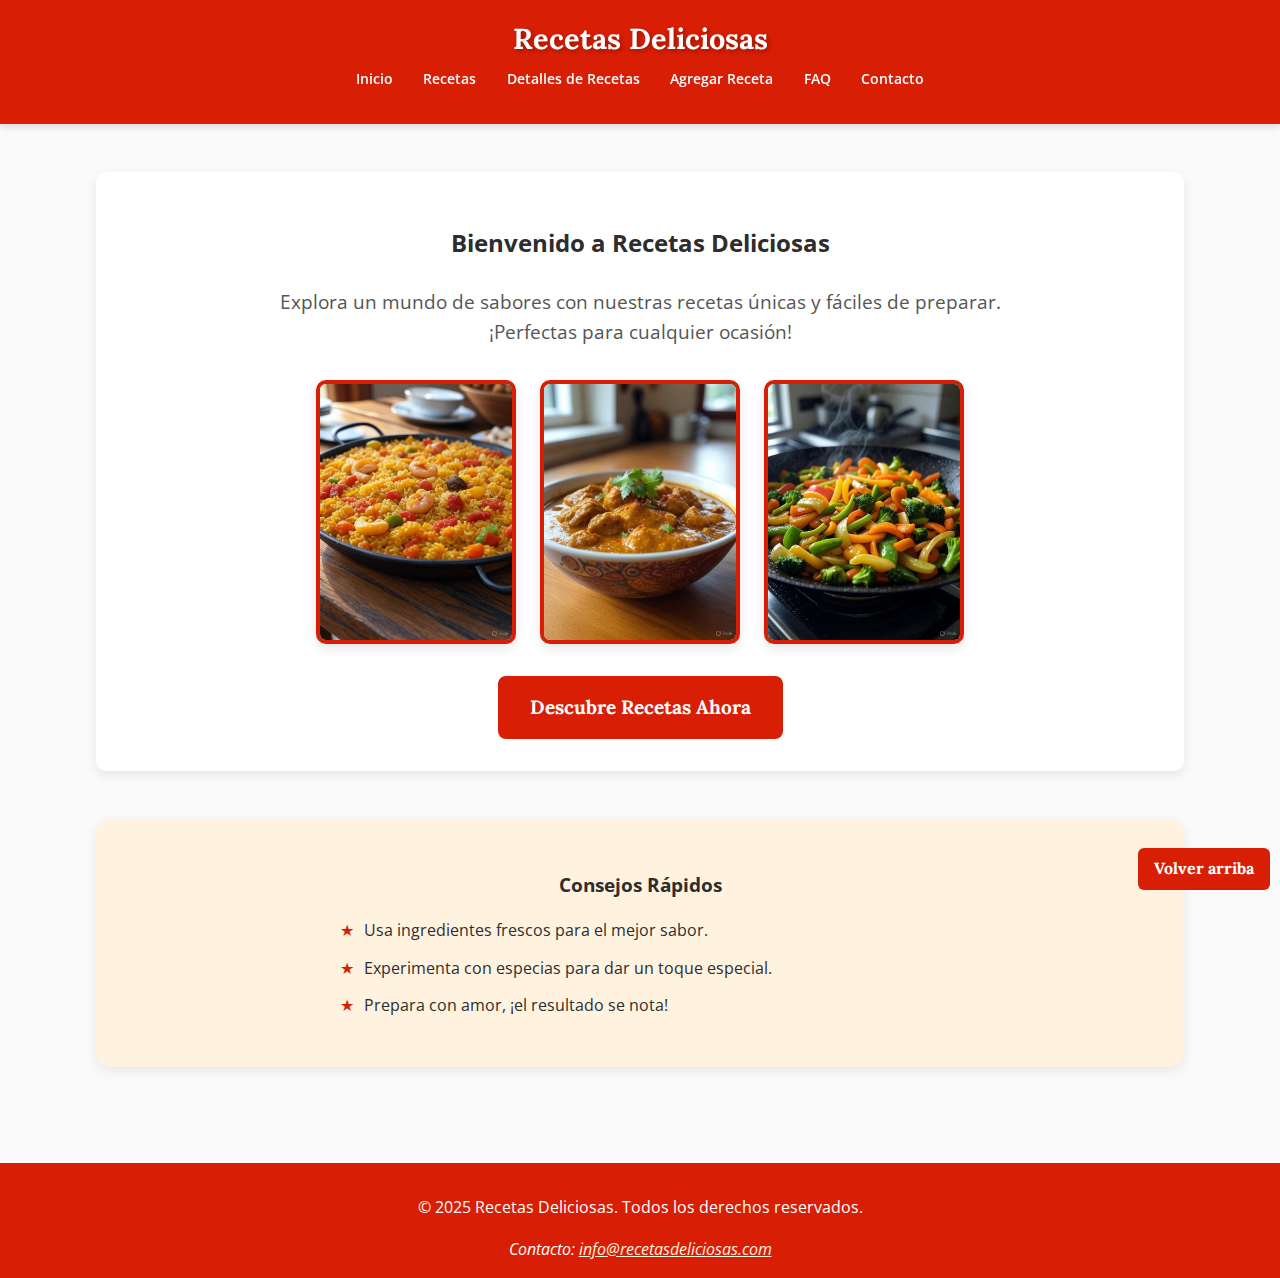
<file: index.html>
<!DOCTYPE html>
<html lang="es">
<head>
    <meta charset="UTF-8">
    <meta name="viewport" content="width=device-width, initial-scale=1.0">
    <title>Recetas Deliciosas - Inicio</title>
<link rel="icon" type="image/jpeg" href="img/image.jpg">    <link rel="stylesheet" href="css/base.css">
    <link rel="stylesheet" href="css/header-footer.css">
    <link rel="stylesheet" href="css/main-content.css">
</head>
<body>
    <a id="top"></a>
    <header>
        <h1>Recetas Deliciosas</h1>
        <nav>
            <ul>
                <li><a href="index.html">Inicio</a></li>
                <li><a href="recetas.html">Recetas</a></li>
                <li><a href="detalle-receta.html">Detalles de Recetas</a></li>
                <li><a href="agregar-receta.html">Agregar Receta</a></li>
                <li><a href="faq.html">FAQ</a></li>
                <li><a href="contacto.html">Contacto</a></li>
            </ul>
        </nav>
    </header>

    <main>
        <section id="intro" class="fade-in">
            <h2>Bienvenido a Recetas Deliciosas</h2>
            <p class="intro-text">Explora un mundo de sabores con nuestras recetas únicas y fáciles de preparar. ¡Perfectas para cualquier ocasión!</p>
            <div class="intro-images">
                <img src="img/plato1.jpg" alt="Plato 1" class="intro-image" >
                <img src="img/plato2.jpg" alt="Plato 2" class="intro-image">
                <img src="img/plato3.jpg" alt="Plato 3" class="intro-image">
            </div>
            <a href="recetas.html" class="call-to-action">Descubre Recetas Ahora</a>
        </section>

        <aside class="fade-in tips-section">
            <h3>Consejos Rápidos</h3>
            <ul class="tips-list">
                <li>Usa ingredientes frescos para el mejor sabor.</li>
                <li>Experimenta con especias para dar un toque especial.</li>
                <li>Prepara con amor, ¡el resultado se nota!</li>
            </ul>
        </aside>
    </main>

    <footer>
        <p>&copy; 2025 Recetas Deliciosas. Todos los derechos reservados.</p>
        <address>
            Contacto: <a href="mailto:info@recetasdeliciosas.com">info@recetasdeliciosas.com</a>
        </address>
        <a href="#top" class="back-to-top">Volver arriba</a>
    </footer>
</body>
</file>
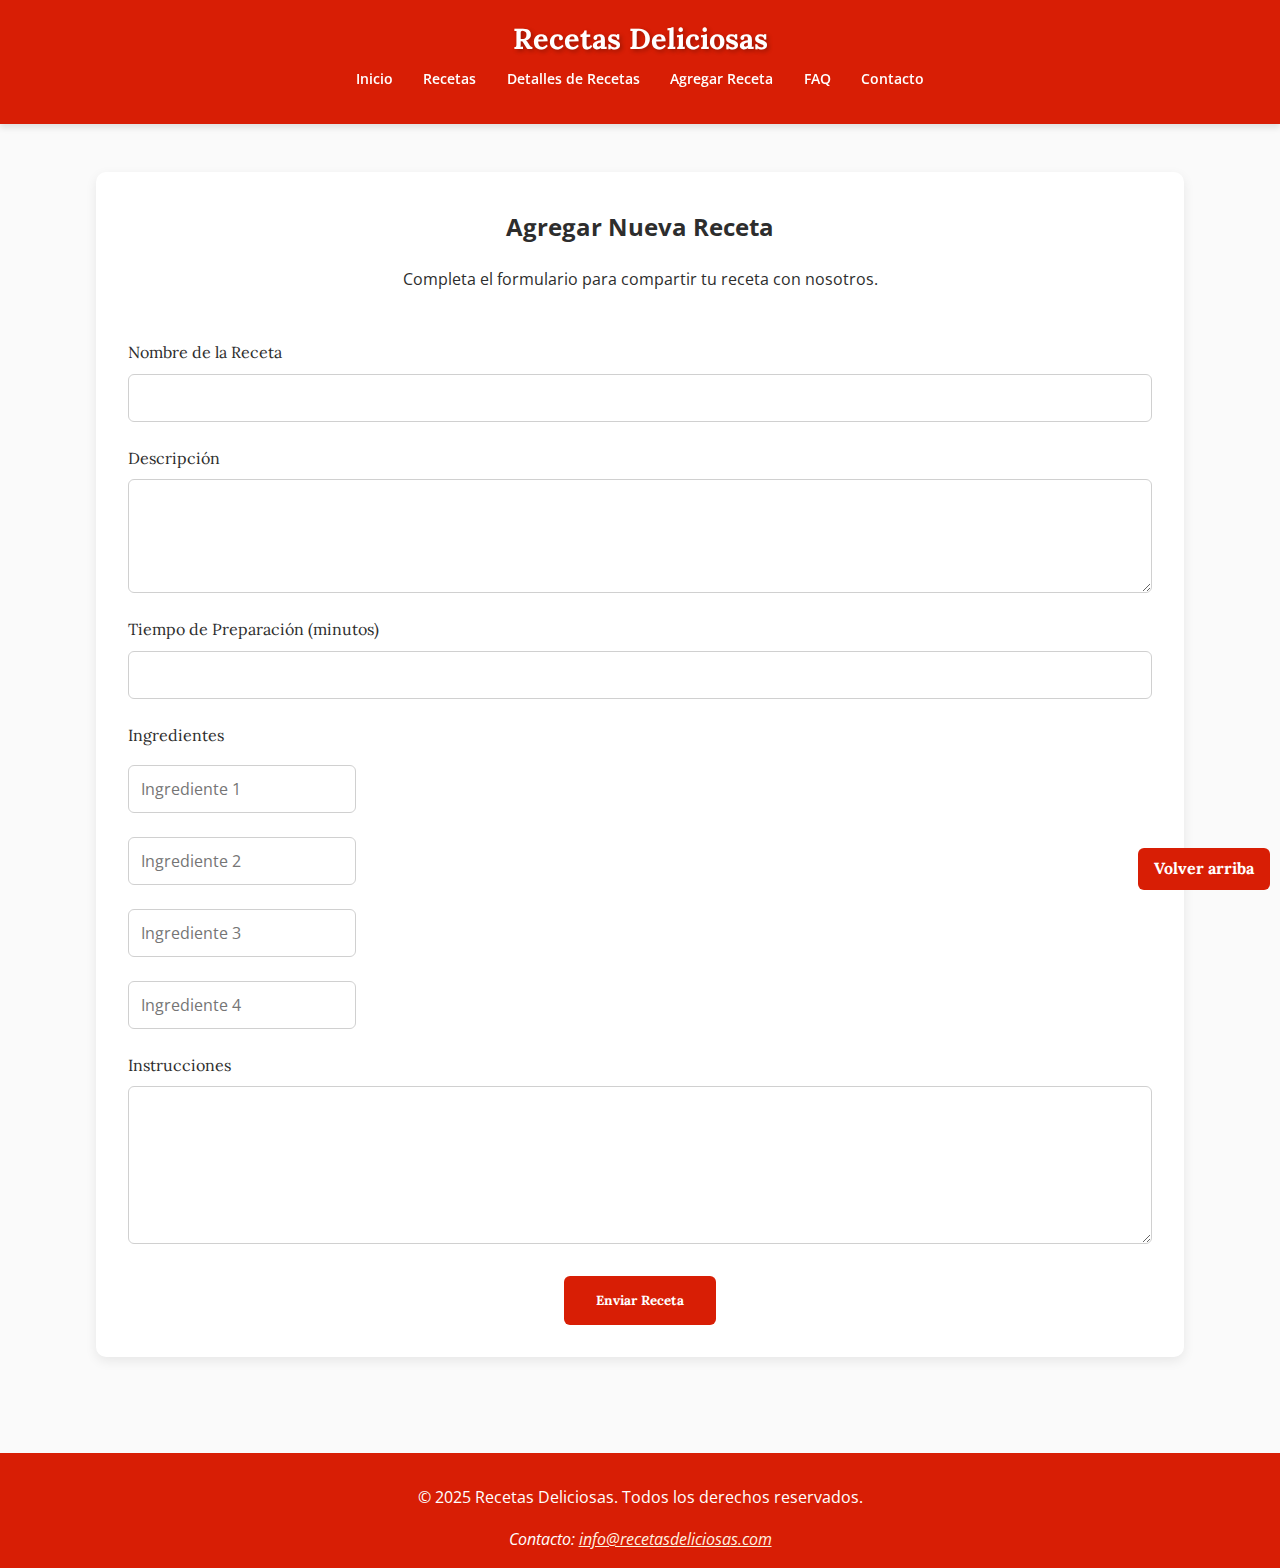
<file: agregar-receta.html>
<!DOCTYPE html>
<html lang="es">
<head>
    <meta charset="UTF-8">
    <meta name="viewport" content="width=device-width, initial-scale=1.0">
    <title>Recetas Deliciosas - Agregar Receta</title>
    <link rel="stylesheet" href="css/base.css">
    <link rel="stylesheet" href="css/header-footer.css">
    <link rel="stylesheet" href="css/main-content.css">

</head>
<body>
    <a id="top"></a>
    <header>
        <h1>Recetas Deliciosas</h1>
        <nav>
            <ul>
                <li><a href="index.html">Inicio</a></li>
                <li><a href="recetas.html">Recetas</a></li>
                <li><a href="detalle-receta.html">Detalles de Recetas</a></li>
                <li><a href="agregar-receta.html">Agregar Receta</a></li>
                <li><a href="faq.html">FAQ</a></li>
                <li><a href="contacto.html">Contacto</a></li>
            </ul>
        </nav>
    </header>

    <main>
        <section id="formulario" class="fade-in">
            <h2>Agregar Nueva Receta</h2>
            <p>Completa el formulario para compartir tu receta con nosotros.</p>
            <div class="form-container">
                <form>
                    <div class="form-group">
                        <label for="nombre">Nombre de la Receta</label>
                        <input type="text" id="nombre" name="nombre" required>
                    </div>
                    <div class="form-group">
                        <label for="descripcion">Descripción</label>
                        <textarea id="descripcion" name="descripcion" rows="4" required></textarea>
                    </div>
                    <div class="form-group">
                        <label for="tiempo">Tiempo de Preparación (minutos)</label>
                        <input type="number" id="tiempo" name="tiempo" min="1" required>
                    </div>
                    <div class="form-group">
                        <label>Ingredientes</label>
                        <div class="ingredient-group">
                            <input type="text" class="ingredient-input" placeholder="Ingrediente 1" required>
                            <input type="text" class="ingredient-input" placeholder="Ingrediente 2">
                            <input type="text" class="ingredient-input" placeholder="Ingrediente 3">
                            <input type="text" class="ingredient-input" placeholder="Ingrediente 4">
                        </div>
                    </div>
                    <div class="form-group">
                        <label for="instrucciones">Instrucciones</label>
                        <textarea id="instrucciones" name="instrucciones" rows="6" required></textarea>
                    </div>
                    <button type="submit">Enviar Receta</button>
                </form>
            </div>
        </section>
    </main>

    <footer>
        <p>&copy; 2025 Recetas Deliciosas. Todos los derechos reservados.</p>
        <address>
            Contacto: <a href="mailto:info@recetasdeliciosas.com">info@recetasdeliciosas.com</a>
        </address>
        <a href="#top" class="back-to-top">Volver arriba</a>
    </footer>
</body>
</html>
</file>
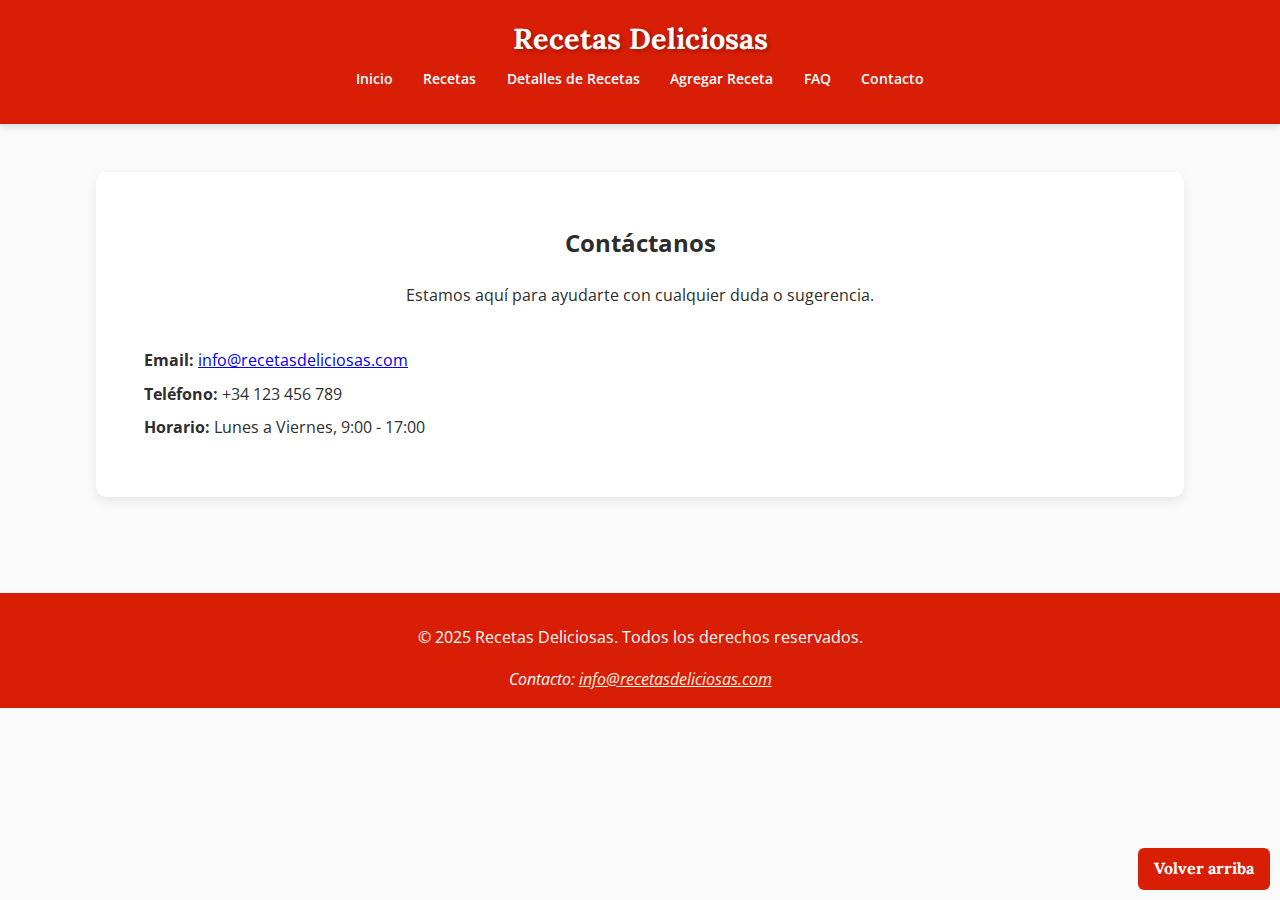
<file: contacto.html>
<!DOCTYPE html>
<html lang="es">
<head>
    <meta charset="UTF-8">
    <meta name="viewport" content="width=device-width, initial-scale=1.0">
    <title>Recetas Deliciosas - Contacto</title>
    <link rel="stylesheet" href="css/base.css">
    <link rel="stylesheet" href="css/header-footer.css">
    <link rel="stylesheet" href="css/main-content.css">

</head>
<body>
    <a id="top"></a>
    <header>
        <h1>Recetas Deliciosas</h1>
        <nav>
            <ul>
                <li><a href="index.html">Inicio</a></li>
                <li><a href="recetas.html">Recetas</a></li>
                <li><a href="detalle-receta.html">Detalles de Recetas</a></li>
                <li><a href="agregar-receta.html">Agregar Receta</a></li>
                <li><a href="faq.html">FAQ</a></li>
                <li><a href="contacto.html">Contacto</a></li>
            </ul>
        </nav>
    </header>

    <main>
        <section id="contacto" class="fade-in">
            <h2>Contáctanos</h2>
            <p>Estamos aquí para ayudarte con cualquier duda o sugerencia.</p>
            <div class="contact-container">
                <div class="contact-info">
                    <p><strong>Email:</strong> <a href="mailto:info@recetasdeliciosas.com">info@recetasdeliciosas.com</a></p>
                    <p><strong>Teléfono:</strong> +34 123 456 789</p>
                    <p><strong>Horario:</strong> Lunes a Viernes, 9:00 - 17:00</p>
                </div>
            </div>
        </section>
    </main>

    <footer>
        <p>&copy; 2025 Recetas Deliciosas. Todos los derechos reservados.</p>
        <address>
            Contacto: <a href="mailto:info@recetasdeliciosas.com">info@recetasdeliciosas.com</a>
        </address>
        <a href="#top" class="back-to-top">Volver arriba</a>
    </footer>
</body>
</html>
</file>
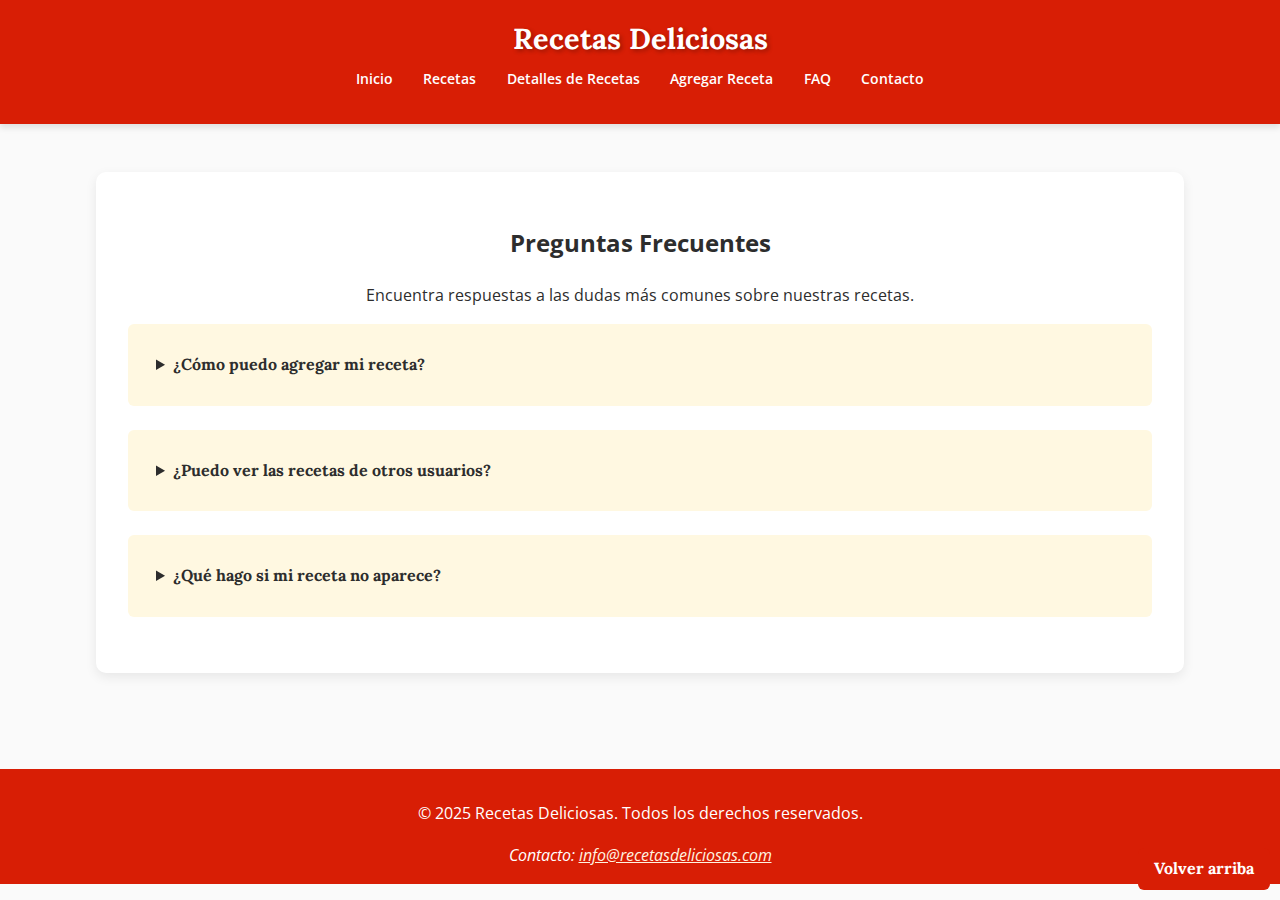
<file: faq.html>
<!DOCTYPE html>
<html lang="es">
<head>
    <meta charset="UTF-8">
    <meta name="viewport" content="width=device-width, initial-scale=1.0">
    <title>Recetas Deliciosas - FAQ</title>
    <link rel="stylesheet" href="css/base.css">
    <link rel="stylesheet" href="css/header-footer.css">
    <link rel="stylesheet" href="css/main-content.css">
</head>
<body>
    <a id="top"></a>
    <header>
        <h1>Recetas Deliciosas</h1>
        <nav>
            <ul>
                <li><a href="index.html">Inicio</a></li>
                <li><a href="recetas.html">Recetas</a></li>
                <li><a href="detalle-receta.html">Detalles de Recetas</a></li>
                <li><a href="agregar-receta.html">Agregar Receta</a></li>
                <li><a href="faq.html">FAQ</a></li>
                <li><a href="contacto.html">Contacto</a></li>
            </ul>
        </nav>
    </header>

    <main>
        <section id="faq" class="fade-in">
            <h2>Preguntas Frecuentes</h2>
            <p>Encuentra respuestas a las dudas más comunes sobre nuestras recetas.</p>

            <div class="faq-item">
                <details>
                    <summary>¿Cómo puedo agregar mi receta?</summary>
                    <p>Dirígete a la sección 'Agregar Receta' y completa el formulario con los detalles de tu receta.</p>
                </details>
            </div>
            <div class="faq-item">
                <details>
                    <summary>¿Puedo ver las recetas de otros usuarios?</summary>
                    <p>Sí, todas las recetas aprobadas se publican en la sección 'Recetas'.</p>
                </details>
            </div>
            <div class="faq-item">
                <details>
                    <summary>¿Qué hago si mi receta no aparece?</summary>
                    <p>Por favor, contacta al soporte a través de la sección 'Contacto' para asistencia.</p>
                </details>
            </div>
        </section>
    </main>

    <footer>
        <p>&copy; 2025 Recetas Deliciosas. Todos los derechos reservados.</p>
        <address>
            Contacto: <a href="mailto:info@recetasdeliciosas.com">info@recetasdeliciosas.com</a>
        </address>
        <a href="#top" class="back-to-top">Volver arriba</a>
    </footer>
</body>
</html>
</file>
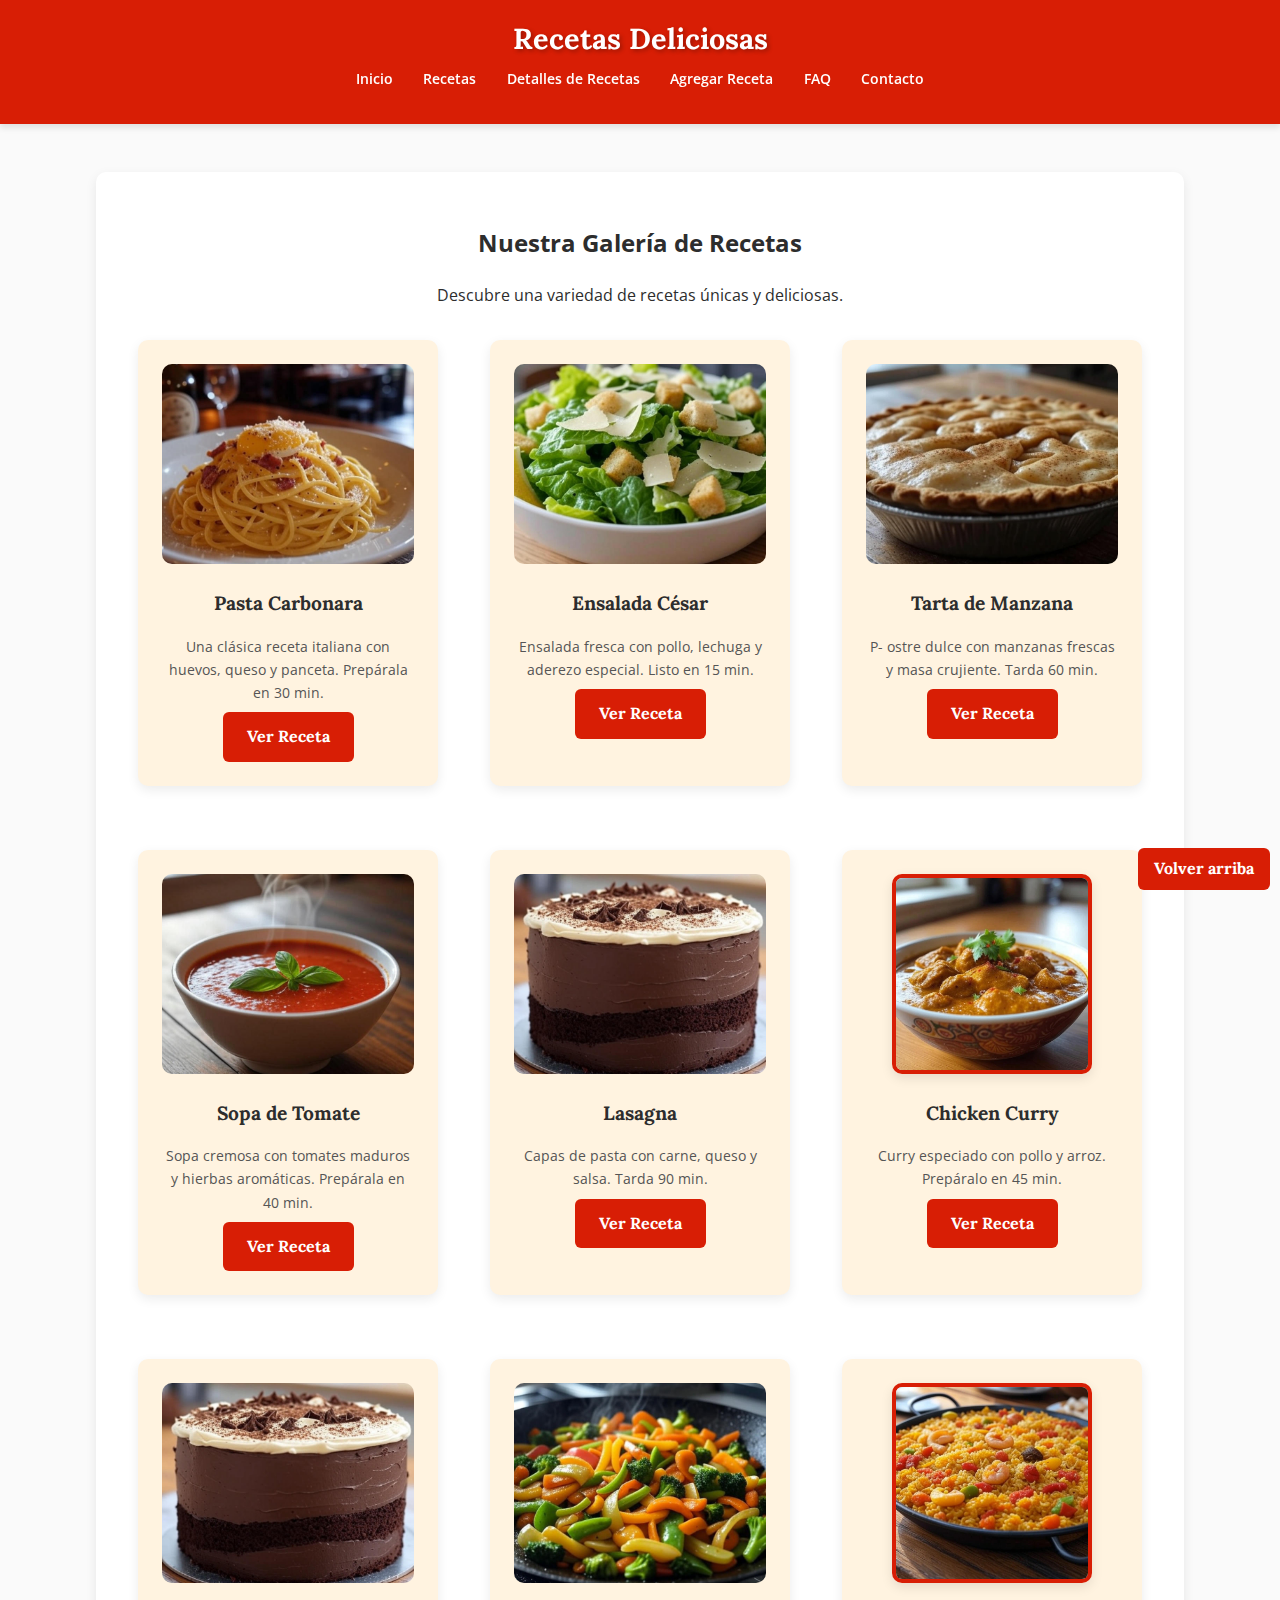
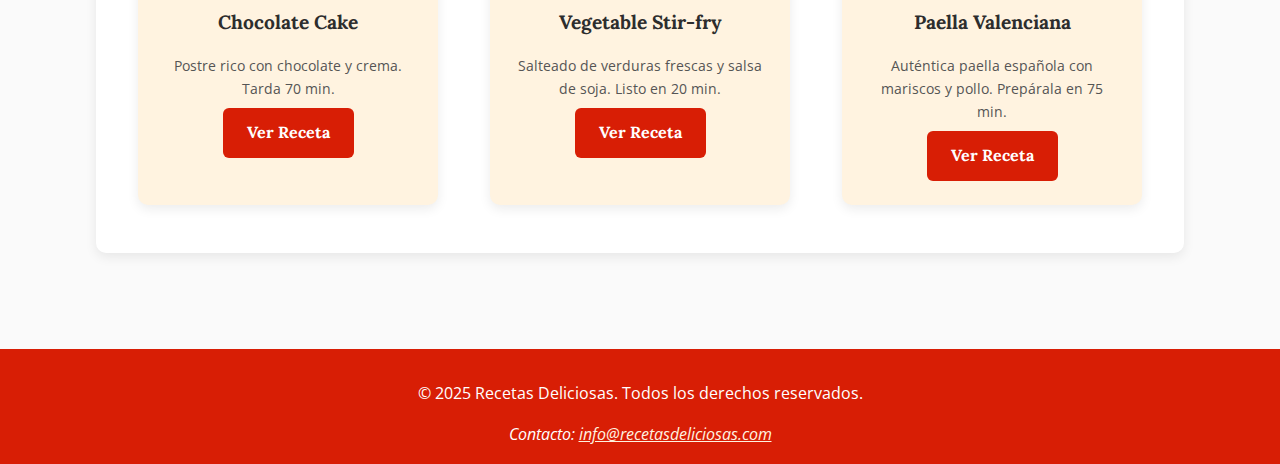
<file: recetas.html>
<!DOCTYPE html>
<html lang="es">
<head>
    <meta charset="UTF-8">
    <meta name="viewport" content="width=device-width, initial-scale=1.0">
    <title>Recetas Deliciosas - Recetas</title>
    <link rel="stylesheet" href="css/base.css">
    <link rel="stylesheet" href="css/header-footer.css">
    <link rel="stylesheet" href="css/main-content.css">
</head>
<body>
    <a id="top"></a>
    <header>
        <h1>Recetas Deliciosas</h1>
        <nav>
            <ul>
                <li><a href="index.html">Inicio</a></li>
                <li><a href="recetas.html">Recetas</a></li>
                <li><a href="detalle-receta.html">Detalles de Recetas</a></li>
                <li><a href="agregar-receta.html">Agregar Receta</a></li>
                <li><a href="faq.html">FAQ</a></li>
                <li><a href="contacto.html">Contacto</a></li>
            </ul>
        </nav>
    </header>

    <main>
        <section id="recetas-galeria" class="fade-in">
            <h2>Nuestra Galería de Recetas</h2>
            <p>Descubre una variedad de recetas únicas y deliciosas.</p>
            <div class="recetas-galeria-container">
                <article class="receta-card-galeria">
                    <img src="img/carbonara.jpg"  alt="Pasta Carbonara">
                    <h3>Pasta Carbonara</h3>
                    <p>Una clásica receta italiana con huevos, queso y panceta. Prepárala en 30 min.</p>
                    <a href="detalle-receta.html" class="receta-link">Ver Receta</a>
                </article>
                <article class="receta-card-galeria">
                    <img src="img/cesar.jpg"  alt="Ensalada César">
                    <h3>Ensalada César</h3>
                    <p>Ensalada fresca con pollo, lechuga y aderezo especial. Listo en 15 min.</p>
                    <a href="detalle-receta.html" class="receta-link">Ver Receta</a>
                </article>
                <article class="receta-card-galeria">
                    <img src="img/manzana.jpg"  alt="Tarta de Manzana">
                    <h3>Tarta de Manzana</h3>
                    <p>P-












































































































































































































































































































































                        ostre dulce con manzanas frescas y masa crujiente. Tarda 60 min.</p>
                    <a href="detalle-receta.html" class="receta-link">Ver Receta</a>
                </article>
                <article class="receta-card-galeria">
                    <img src="img/tomate.jpg"  alt="Sopa de Tomate">
                    <h3>Sopa de Tomate</h3>
                    <p>Sopa cremosa con tomates maduros y hierbas aromáticas. Prepárala en 40 min.</p>
                    <a href="detalle-receta.html" class="receta-link">Ver Receta</a>
                </article>
                <article class="receta-card-galeria">
                    <img src="img/choco.jpg"  alt="Lasagna">
                    <h3>Lasagna</h3>
                    <p>Capas de pasta con carne, queso y salsa. Tarda 90 min.</p>
                    <a href="detalle-receta.html" class="receta-link">Ver Receta</a>
                </article>
                <article class="receta-card-galeria">
                    <img src="img/plato2.jpg" alt="curry" class="intro-image">
                    <h3>Chicken Curry</h3>
                    <p>Curry especiado con pollo y arroz. Prepáralo en 45 min.</p>
                    <a href="detalle-receta.html" class="receta-link">Ver Receta</a>
                </article>
                <article class="receta-card-galeria">
                    <img src="img/choco.jpg" alt="Chocolate Cake">
                    <h3>Chocolate Cake</h3>
                    <p>Postre rico con chocolate y crema. Tarda 70 min.</p>
                    <a href="detalle-receta.html" class="receta-link">Ver Receta</a>
                </article>
                <article class="receta-card-galeria">
                    <img src="img/plato3.jpg" alt="Vegetable Stir-fry">
                    <h3>Vegetable Stir-fry</h3>
                    <p>Salteado de verduras frescas y salsa de soja. Listo en 20 min.</p>
                    <a href="detalle-receta.html" class="receta-link">Ver Receta</a>
                </article>
                <article class="receta-card-galeria">
                    <img src="img/plato1.jpg" alt="Paella" class="intro-image" >
                    <h3>Paella Valenciana</h3>
                    <p>Auténtica paella española con mariscos y pollo. Prepárala en 75 min.</p>
                    <a href="detalle-receta.html" class="receta-link">Ver Receta</a>
                </article>
            </div>
        </section>
    </main>

    <footer>
        <p>&copy; 2025 Recetas Deliciosas. Todos los derechos reservados.</p>
        <address>
            Contacto: <a href="mailto:info@recetasdeliciosas.com">info@recetasdeliciosas.com</a>
        </address>
        <a href="#top" class="back-to-top">Volver arriba</a>
    </footer>
</body>
</html>
</file>
<file: css/base.css>
@import url('https://fonts.googleapis.com/css2?family=Lora:wght@400;700&family=Open+Sans:wght@300;400;600&display=swap');

body {
    font-family: 'Open Sans', sans-serif;
    margin: 0;
    padding: 0;
    display: flex;
    flex-direction: column;
    align-items: center;
    text-align: center;
    background-color: #fafafa;
    color: #2d2d2d;
    line-height: 1.6;
    position: relative;
}

* {
    box-sizing: border-box;
}

img {
    max-width: 100%;
    height: auto;
    border-radius: 10px;
    transition: transform 0.3s ease;
}

img:hover {
    transform: scale(1.02);
}

.fade-in {
    animation: fadeIn 1.2s ease-in-out;
}

@keyframes fadeIn {
    from { opacity: 0; transform: translateY(15px); }
    to { opacity: 1; transform: translateY(0); }
}
</file>
<file: css/header-footer.css>
header {
    width: 100%;
    background-color: #d81e05;
    color: white;
    padding: 1rem;
    box-shadow: 0 4px 6px rgba(0,0,0,0.1);
    position: sticky;
    top: 0;
    z-index: 100;
    max-height: 15vh;
    min-height: 3rem;
}

header h1 {
    margin: 0;
    font-family: 'Lora', serif;
    font-size: 1.8rem;
    font-weight: 700;
    text-shadow: 2px 2px 4px rgba(0, 0, 0, 0.3);
}

nav ul {
    list-style: none;
    padding: 0;
    display: flex;
    flex-wrap: wrap;
    justify-content: center;
    gap: 0.3rem;
    margin-top: 0.3rem;
    align-items: center;
}

nav a {
    text-decoration: none;
    color: white;
    font-family: 'Open Sans', sans-serif;
    font-weight: 600;
    font-size: 0.85rem;
    padding: 0.4rem 0.8rem;
    border-radius: 4px;
    transition: background-color 0.3s ease, transform 0.3s ease, color 0.3s ease;
    white-space: nowrap;
}

nav a:hover {
    background-color: #b71c1c;
    color: #fff3e0;
    transform: scale(1.05);
}

footer {
    width: 100%;
    background-color: #d81e05;
    color: white;
    padding: 1rem;
    margin-top: auto;
    font-family: 'Open Sans', sans-serif;
    position: relative;
}

footer a {
    color: #fff3e0;
    transition: color 0.3s ease;
}

footer a:hover {
    color: #ffe082;
}

/* Back to top boton */
.back-to-top {
    display: inline-block;
    background-color: #d81e05;
    color: white;
    padding: 0.5rem 1rem;
    border-radius: 6px;
    text-decoration: none;
    font-family: 'Lora', serif;
    font-weight: 700;
    position: fixed;
    bottom: 10px;
    right: 10px;
    opacity: 0;
    transition: opacity 0.3s ease;
}

.back-to-top:hover {
    background-color: #b71c1c;
    transform: scale(1.05);
}

@media (min-height: 600px) {
    body:hover .back-to-top {
        opacity: 1;
    }
}

/* Ajustes para móviles */
@media screen and (max-width: 768px) {
    header {
        padding: 0.5rem;
        max-height: 20vh;
        min-height: 2.5rem;
    }

    header h1 {
        font-size: 1.2rem;
    }

    nav ul {
        flex-direction: row;
        gap: 0.2rem;
        margin-top: 0.2rem;
        justify-content: center;
        overflow-x: auto;

    }

    nav a {
        font-size: 0.7rem;
        padding: 0.3rem 0.6rem;
        min-width: 4rem;
        text-align: center;
    }

    footer {
        padding: 0.75rem;
    }

    .back-to-top {
        padding: 0.4rem 0.8rem;
        bottom: 5px;
        right: 5px;
    }
}
</file>
<file: css/main-content.css>
main {
    max-width: 1200px;
    padding: 3rem 2rem;
    width: 90%;
    margin: 0 auto;
}

section, article, aside {
    margin-bottom: 3rem;
    background: white;
    padding: 2rem;
    border-radius: 10px;
    box-shadow: 0 4px 12px rgba(0,0,0,0.08);
    transition: transform 0.3s ease, box-shadow 0.3s ease;
}

section:hover, article:hover, aside:hover {
    transform: translateY(-3px);
    box-shadow: 0 6px 16px rgba(0,0,0,0.12);
}

.receta-card {
    display: flex;
    flex-direction: column;
    align-items: center;
    transition: transform 0.3s ease, box-shadow 0.3s ease;
    background: #fff8e1;
    padding: 1.5rem;
    border-radius: 8px;
}

.receta-card:hover {
    transform: translateY(-5px);
    box-shadow: 0 8px 20px rgba(0,0,0,0.15);
}

.receta-card img {
    width: 100%;
    max-width: 350px;
    margin-bottom: 1.5rem;
}

.receta-card h3 {
    font-family: 'Lora', serif;
    font-weight: 700;
    margin: 0.75rem 0;
    color: #2d2d2d;
}

.receta-card p {
    margin: 0.75rem 0;
    font-size: 1rem;
}

.receta-link {
    display: inline-block;
    background-color: #d81e05;
    color: white;
    padding: 0.75rem 1.5rem;
    border-radius: 6px;
    text-decoration: none;
    font-family: 'Lora', serif;
    font-weight: 700;
    transition: background-color 0.3s ease, transform 0.3s ease;
}

.receta-link:hover {
    background-color: #b71c1c;
    transform: scale(1.03);
}

.receta-card-galeria {
    display: flex;
    flex-direction: column;
    align-items: center;
    background: #fff3e0;
    padding: 1.5rem;
    border-radius: 10px;
    box-shadow: 0 4px 12px rgba(0,0,0,0.08);
    transition: transform 0.3s ease, box-shadow 0.3s ease;
    max-width: 300px;
    margin: 1rem auto;
}

.receta-card-galeria:hover {
    transform: translateY(-5px);
    box-shadow: 0 6px 16px rgba(0,0,0,0.12);
}

.receta-card-galeria img {
    width: 100%;
    height: 200px;
    object-fit: cover;
    margin-bottom: 1rem;
}

.receta-card-galeria h3 {
    font-family: 'Lora', serif;
    font-weight: 700;
    margin: 0.5rem 0;
    color: #2d2d2d;
    font-size: 1.2rem;
}

.receta-card-galeria p {
    margin: 0.5rem 0;
    font-size: 0.9rem;
    color: #555;
}

#formulario {
    padding: 1rem;
}

.form-container {
    display: flex;
    flex-direction: column;
    width: 100%;
    max-width: 100%;
    padding: 1rem;
}

.form-group {
    width: 100%;
    margin: 0.5rem 0;
    display: flex;
    flex-direction: column;
    align-items: flex-start;
    text-align: left;
}

label {
    margin-top: 0.5rem;
    font-family: 'Lora', serif;
    font-weight: 400;
    color: #2d2d2d;
}

input, textarea, select, .ingredient-input {
    margin: 0.5rem 0;
    padding: 0.75rem;
    width: 100%;
    border: 1px solid #d0d0d0;
    border-radius: 6px;
    font-family: 'Open Sans', sans-serif;
    font-size: 1rem;
    transition: border-color 0.3s ease, box-shadow 0.3s ease;
}

input:focus, textarea:focus, select:focus, .ingredient-input:focus {
    border-color: #d81e05;
    box-shadow: 0 0 8px rgba(216, 30, 5, 0.2);
    outline: none;
}

.ingredient-group {
    display: grid;
    grid-template-columns: 1fr;
    gap: 0.5rem;
    margin-top: 0.5rem;
}

.radio-group {
    display: flex;
    flex-wrap: wrap;
    justify-content: flex-start;
    gap: 1rem;
    margin: 0.5rem 0;
}

.radio-group input {
    margin-right: 0.5rem;
    accent-color: #d81e05;
}

.radio-group label {
    font-family: 'Open Sans', sans-serif;
    font-weight: 400;
}

button {
    background-color: #d81e05;
    color: white;
    border: none;
    cursor: pointer;
    padding: 1rem 2rem;
    border-radius: 6px;
    font-family: 'Lora', serif;
    font-weight: 700;
    transition: background-color 0.3s ease, transform 0.3s ease;
    margin-top: 1rem;
}

button:hover {
    background-color: #b71c1c;
    transform: scale(1.03);
}

.faq-item, .recipe-detail {
    margin-bottom: 1.5rem;
}

details {
    text-align: left;
    background: #fff8e1;
    padding: 1rem;
    border-radius: 6px;
    transition: background-color 0.3s ease;
}

details[open] {
    background: #fff3e0;
}

summary {
    font-family: 'Lora', serif;
    font-weight: 700;
    cursor: pointer;
    padding: 0.75rem;
    color: #2d2d2d;
}

summary:hover {
    color: #d81e05;
}

details p, details ul, details ol {
    margin: 0.75rem 0;
    padding-left: 1.5rem;
    font-family: 'Open Sans', sans-serif;
}

.contact-container {
    display: flex;
    flex-wrap: wrap;
    gap: 2rem;
    justify-content: space-between;
}

.contact-info {
    flex: 1;
    min-width: 250px;
    text-align: left;
    padding: 1rem;
}

.contact-info p {
    margin: 0.5rem 0;
}

.intro {
    background-color: #fff8e1;
    padding: 2.5rem;
    border-radius: 15px;
    position: relative;
    overflow: hidden;
}

.intro-text {
    font-size: 1.2rem;
    color: #555;
    max-width: 800px;
    margin: 1.5rem auto;
}

.intro-images {
    display: flex;
    justify-content: center;
    gap: 1.5rem;
    margin: 2rem 0;
}

.intro-image {
    border: 4px solid #d81e05;
    box-shadow: 0 4px 12px rgba(0,0,0,0.1);
    max-width: 200px;
    height: auto;
}

.call-to-action {
    display: inline-block;
    background-color: #d81e05;
    color: white;
    padding: 1rem 2rem;
    border-radius: 8px;
    text-decoration: none;
    font-family: 'Lora', serif;
    font-weight: 700;
    font-size: 1.2rem;
    transition: background-color 0.3s ease, transform 0.3s ease;
}

.call-to-action:hover {
    background-color: #b71c1c;
    transform: scale(1.05);
}

.tips-section {
    background-color: #fff3e0;
    padding: 2rem;
    border-radius: 15px;
}

.tips-list {
    list-style: none;
    padding: 0;
    text-align: left;
    max-width: 600px;
    margin: 1rem auto;
}

.tips-list li {
    margin: 0.75rem 0;
    padding-left: 1.5rem;
    position: relative;
}

.tips-list li:before {
    content: "★";
    color: #d81e05;
    position: absolute;
    left: 0;
}

#detalle, #formulario, #faq, #contacto {
    background-color: #ffffff;
}

#recetas-lista {
    display: grid;
    grid-template-columns: repeat(auto-fit, minmax(300px, 1fr));
    gap: 2rem;
    justify-items: center;
}

.recetas-galeria-container {
    display: grid;
    grid-template-columns: repeat(auto-fit, minmax(300px, 1fr));
    gap: 2rem;
    justify-items: center;
}

.recipe-table {
    margin-top: 2rem;
}

table {
    width: 100%;
    border-collapse: separate;
    border-spacing: 0;
    margin-top: 1rem;
    background: linear-gradient(145deg, #ffffff, #f5f5f5); /* Gradiente sutil */
    border-radius: 10px;
    overflow: hidden;
    box-shadow: 0 4px 15px rgba(0, 0, 0, 0.1); /* Sombra para efecto 3D */
}

th, td {
    padding: 1rem;
    text-align: left;
    border: 1px solid #e0e0e0;
}

th {
    background: linear-gradient(90deg, #d81e05, #b71c1c); /* Gradiente en el encabezado */
    color: white;
    font-family: 'Lora', serif;
    font-weight: 700;
    text-transform: uppercase;
    position: relative;
}

th:after {
    content: '';
    position: absolute;
    bottom: -1px;
    left: 0;
    width: 100%;
    height: 2px;
    background: rgba(255, 255, 255, 0.3); /* Línea sutil debajo del encabezado */
}

td {
    font-family: 'Open Sans', sans-serif;
    background-color: #fff;
    transition: background-color 0.3s ease;
}

tr:nth-child(even) {
    background: #fafafa;
}

tr:hover td {
    background-color: #ffe0b2; /* Color cálido al pasar el mouse */
    transform: translateY(-2px); /* Efecto de elevación */
}

thead th:first-child {
    border-top-left-radius: 10px;
}

thead th:last-child {
    border-top-right-radius: 10px;
}

tbody tr:last-child td:first-child {
    border-bottom-left-radius: 10px;
}

tbody tr:last-child td:last-child {
    border-bottom-right-radius: 10px;
}
</file>
